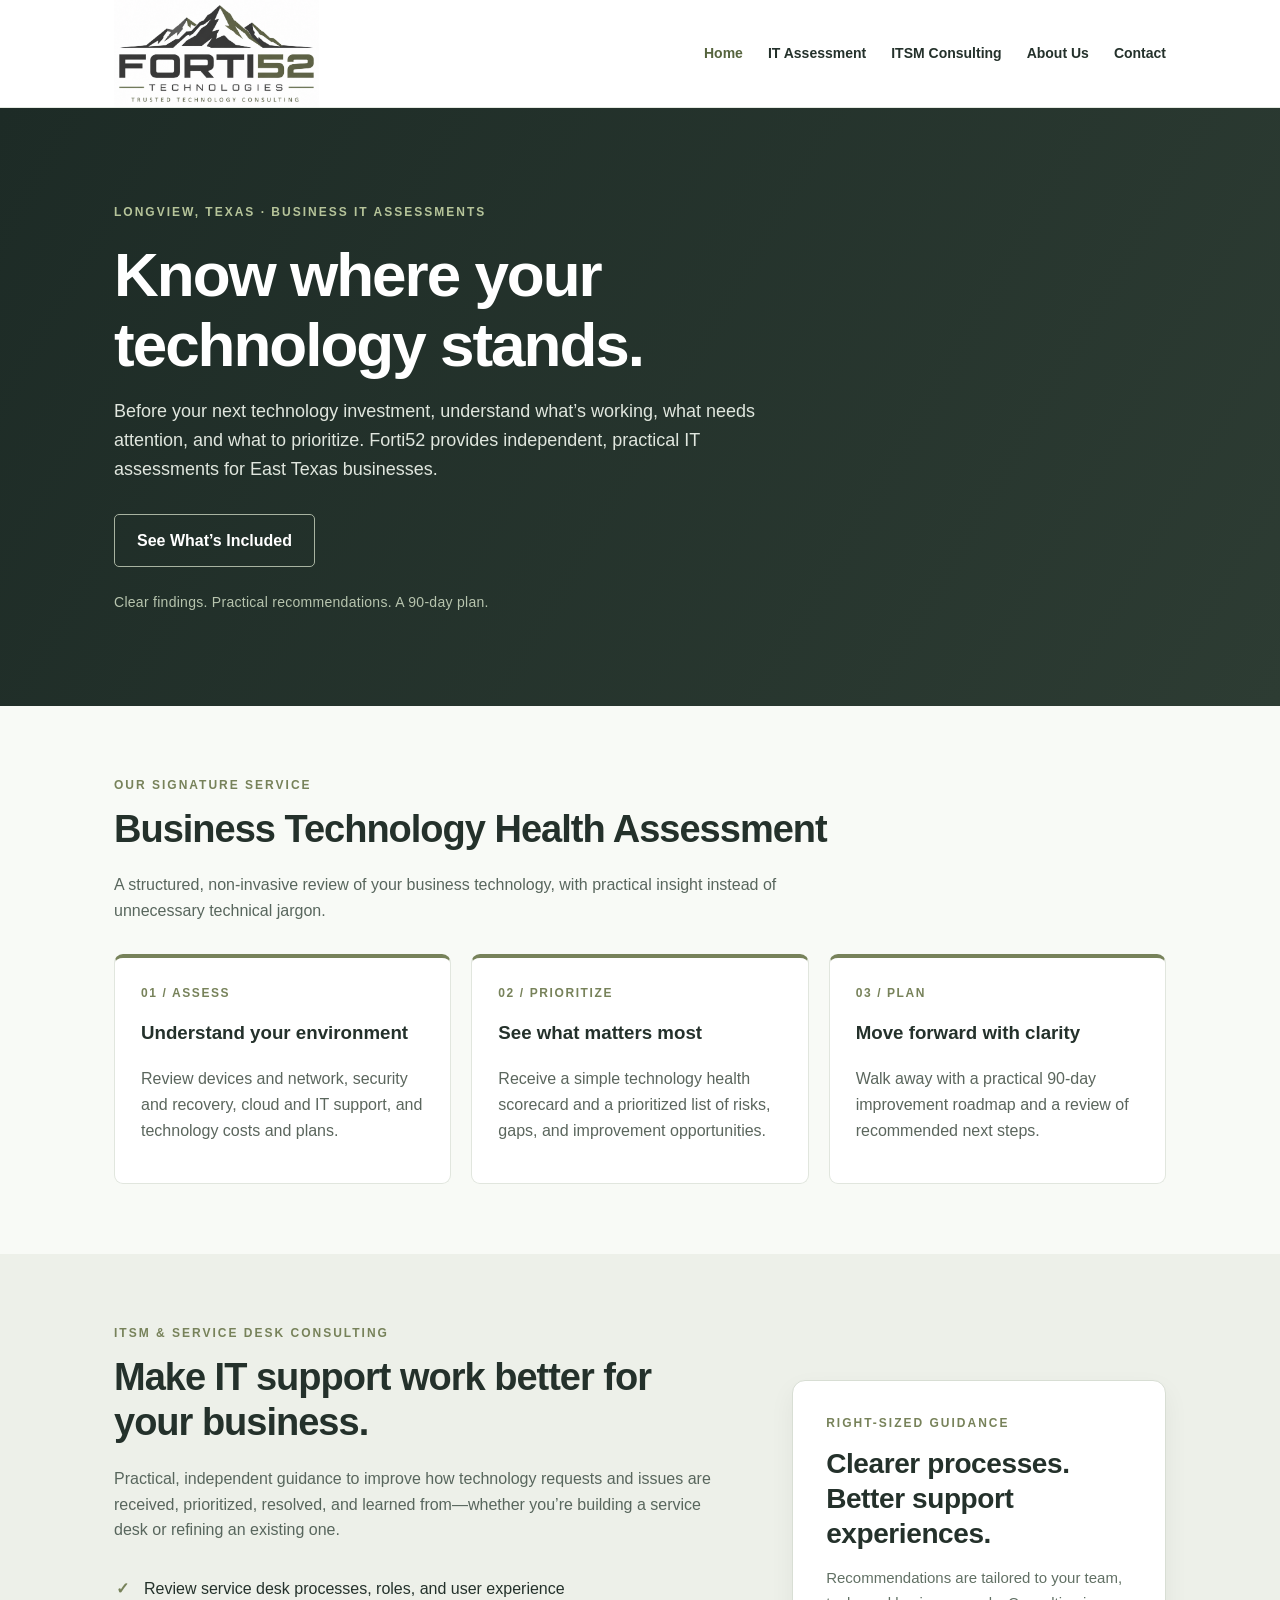
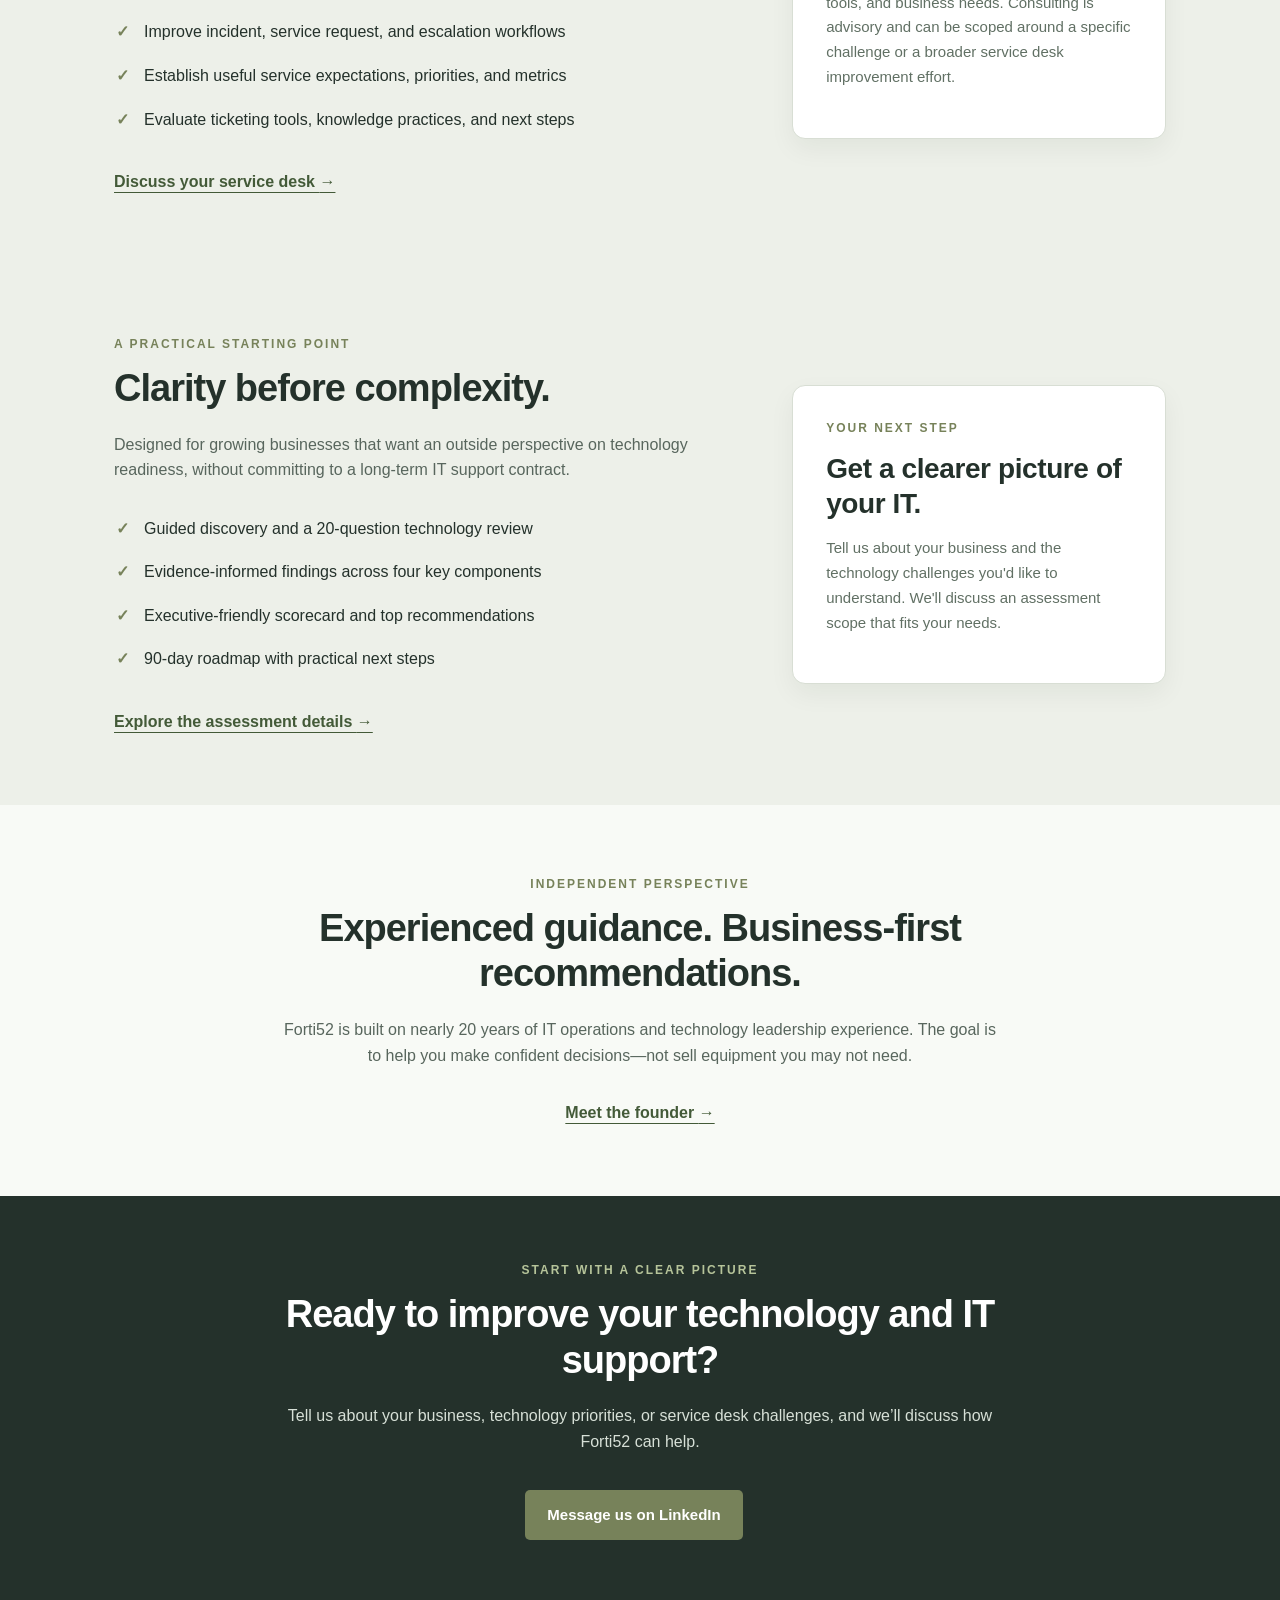
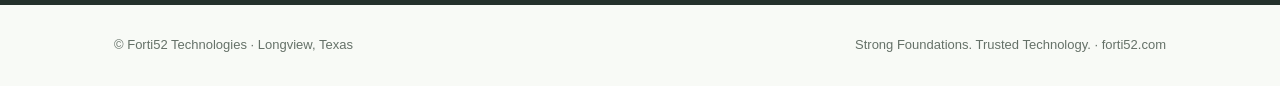
<file: index.html>
<!doctype html>
<html lang="en">
<head>
  <meta charset="utf-8">
  <meta name="viewport" content="width=device-width, initial-scale=1">
  <meta name="description" content="Forti52 Technologies provides IT assessments and ITSM/service desk consulting for East Texas businesses, with practical recommendations to improve technology and support operations.">
  <meta name="theme-color" content="#24312b">
  <title>IT Assessments & ITSM Consulting | Forti52 Technologies</title>
  <link rel="canonical" href="https://forti52.com/">
  <link rel="stylesheet" href="assets/style.css">
</head>
<body>
  <header>
    <div class="container nav">
      <a class="logo" href="index.html" aria-label="Forti52 Technologies home"><img src="assets/forti52-logo.png" alt="Forti52 Technologies logo"></a>
      <nav aria-label="Main navigation"><a class="active" href="index.html">Home</a><a href="assessment.html">IT Assessment</a><a href="#itsm-consulting">ITSM Consulting</a><a href="about.html">About Us</a><a href="#contact">Contact</a></nav>
    </div>
  </header>
  <main>
    <section class="hero home-hero">
      <div class="container hero-content">
        <div class="eyebrow">Longview, Texas · Business IT Assessments</div>
        <h1>Know where your technology stands.</h1>
        <p>Before your next technology investment, understand what’s working, what needs attention, and what to prioritize. Forti52 provides independent, practical IT assessments for East Texas businesses.</p>
        <div class="hero-actions"><a class="btn secondary" href="assessment.html">See What’s Included</a></div>
        <div class="hero-note">Clear findings. Practical recommendations. A 90-day plan.</div>
      </div>
    </section>

    <section class="section" id="services">
      <div class="container">
        <div class="eyebrow olive">Our Signature Service</div>
        <h2>Business Technology Health Assessment</h2>
        <p class="lead">A structured, non-invasive review of your business technology, with practical insight instead of unnecessary technical jargon.</p>
        <div class="grid steps">
          <article class="card"><div class="card-step">01 / ASSESS</div><h3>Understand your environment</h3><p>Review devices and network, security and recovery, cloud and IT support, and technology costs and plans.</p></article>
          <article class="card"><div class="card-step">02 / PRIORITIZE</div><h3>See what matters most</h3><p>Receive a simple technology health scorecard and a prioritized list of risks, gaps, and improvement opportunities.</p></article>
          <article class="card"><div class="card-step">03 / PLAN</div><h3>Move forward with clarity</h3><p>Walk away with a practical 90-day improvement roadmap and a review of recommended next steps.</p></article>
        </div>
      </div>
    </section>

    <section class="section alt" id="itsm-consulting">
      <div class="container split">
        <div>
          <div class="eyebrow olive">ITSM & Service Desk Consulting</div>
          <h2>Make IT support work better for your business.</h2>
          <p class="lead">Practical, independent guidance to improve how technology requests and issues are received, prioritized, resolved, and learned from—whether you’re building a service desk or refining an existing one.</p>
          <ul class="check-list">
            <li>Review service desk processes, roles, and user experience</li>
            <li>Improve incident, service request, and escalation workflows</li>
            <li>Establish useful service expectations, priorities, and metrics</li>
            <li>Evaluate ticketing tools, knowledge practices, and next steps</li>
          </ul>
          <a class="inline-link" href="#contact">Discuss your service desk <span aria-hidden="true">→</span></a>
        </div>
        <aside class="info-card" aria-label="ITSM and service desk consulting">
          <div class="eyebrow olive">RIGHT-SIZED GUIDANCE</div>
          <h3>Clearer processes. Better support experiences.</h3>
          <p>Recommendations are tailored to your team, tools, and business needs. Consulting is advisory and can be scoped around a specific challenge or a broader service desk improvement effort.</p>
        </aside>
      </div>
    </section>

    <section class="section alt">
      <div class="container split">
        <div>
          <div class="eyebrow olive">A Practical Starting Point</div>
          <h2>Clarity before complexity.</h2>
          <p class="lead">Designed for growing businesses that want an outside perspective on technology readiness, without committing to a long-term IT support contract.</p>
          <ul class="check-list">
            <li>Guided discovery and a 20-question technology review</li>
            <li>Evidence-informed findings across four key components</li>
            <li>Executive-friendly scorecard and top recommendations</li>
            <li>90-day roadmap with practical next steps</li>
          </ul>
          <a class="inline-link" href="assessment.html">Explore the assessment details <span aria-hidden="true">→</span></a>
        </div>
        <aside class="info-card" aria-label="Request an IT assessment">
          <div class="eyebrow olive">YOUR NEXT STEP</div>
          <h3>Get a clearer picture of your IT.</h3>
          <p>Tell us about your business and the technology challenges you'd like to understand. We'll discuss an assessment scope that fits your needs.</p>
        </aside>
      </div>
    </section>

    <section class="section">
      <div class="container narrow center">
        <div class="eyebrow olive">Independent Perspective</div>
        <h2>Experienced guidance. Business-first recommendations.</h2>
        <p class="lead centered">Forti52 is built on nearly 20 years of IT operations and technology leadership experience. The goal is to help you make confident decisions—not sell equipment you may not need.</p>
        <a class="inline-link" href="about.html">Meet the founder <span aria-hidden="true">→</span></a>
      </div>
    </section>

    <section class="cta" id="contact">
      <div class="container narrow center">
        <div class="eyebrow">Start with a clear picture</div>
        <h2>Ready to improve your technology and IT support?</h2>
        <p>Tell us about your business, technology priorities, or service desk challenges, and we’ll discuss how Forti52 can help.</p>
        <div class="contact-line"><a class="btn" href="https://www.linkedin.com/company/forti52/" target="_blank" rel="noopener noreferrer">Message us on LinkedIn</a></div>
      </div>
    </section>
  </main>
  <footer><div class="container"><span>© Forti52 Technologies · Longview, Texas</span><span>Strong Foundations. Trusted Technology. · <a href="https://forti52.com/">forti52.com</a></span></div></footer>
</body>
</html>
</file>
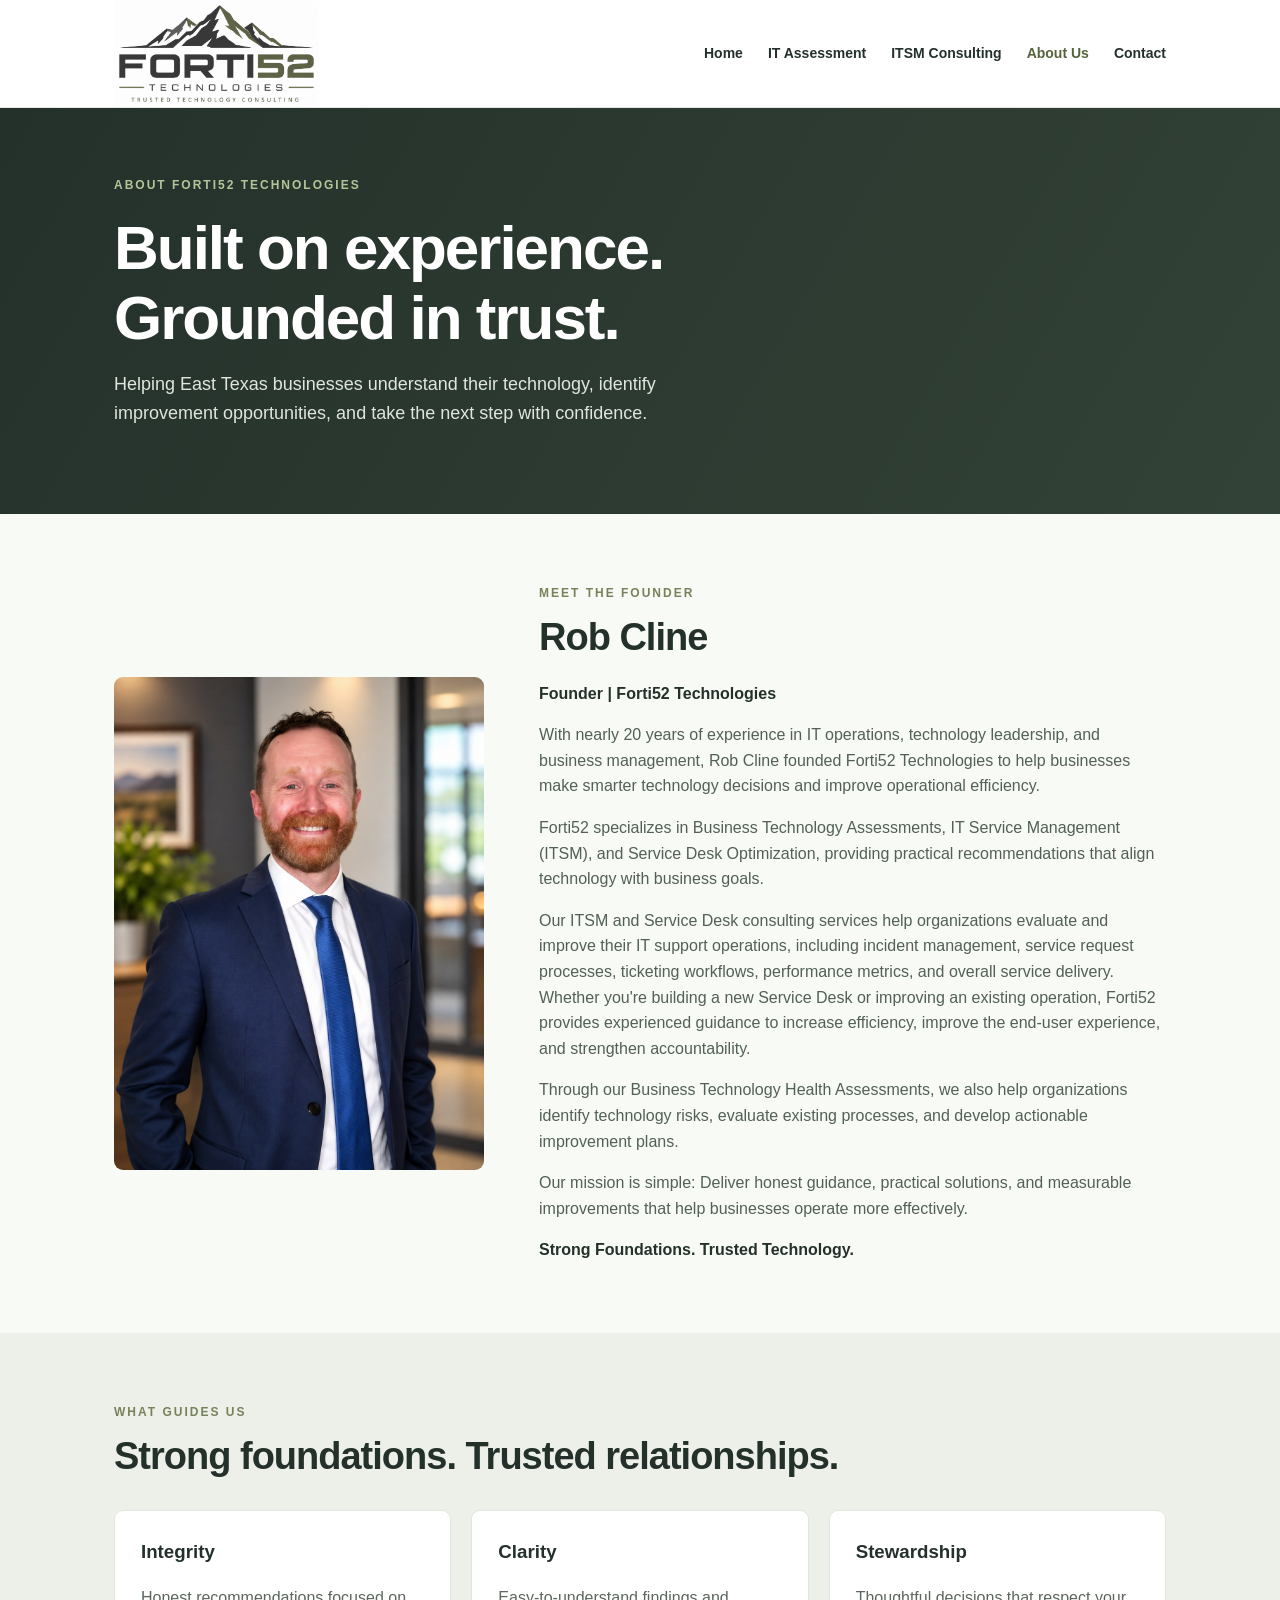
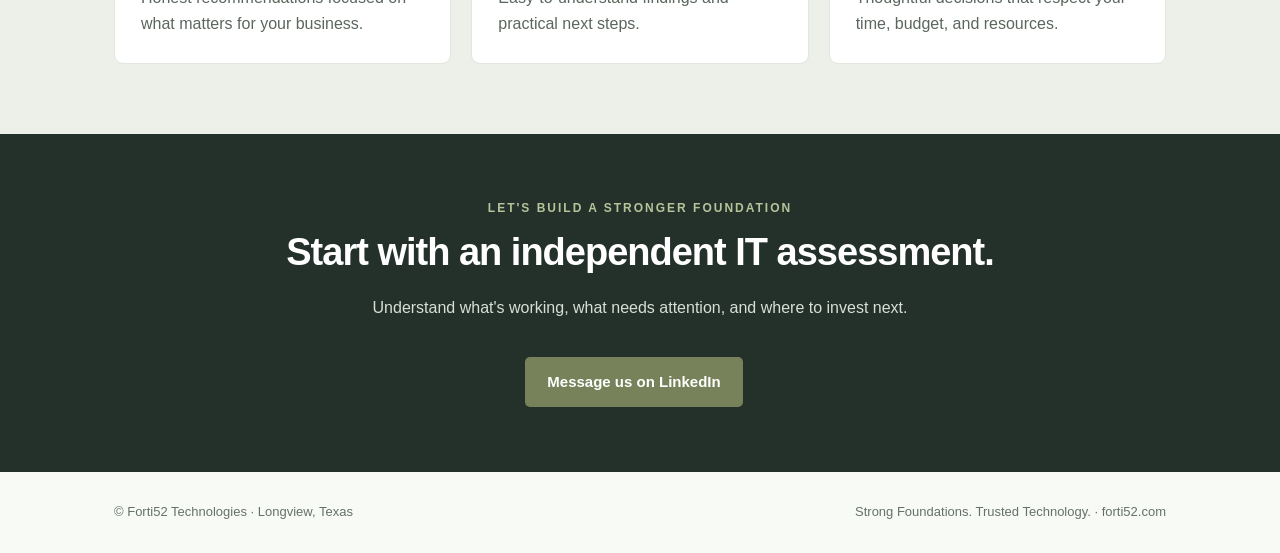
<file: about.html>
<!doctype html>
<html lang="en">
<head>
  <meta charset="utf-8">
  <meta name="viewport" content="width=device-width, initial-scale=1">
  <meta name="description" content="Meet the founder of Forti52 Technologies, providing independent IT assessments, ITSM and service desk consulting, and practical technology guidance for East Texas businesses.">
  <meta name="theme-color" content="#24312b">
  <title>About Forti52 | IT Assessment & Technology Consulting</title>
  <link rel="canonical" href="https://forti52.com/about.html">
  <link rel="stylesheet" href="assets/style.css">
</head>
<body>
  <header>
    <div class="container nav">
      <a class="logo" href="index.html" aria-label="Forti52 Technologies home"><img src="assets/forti52-logo.png" alt="Forti52 Technologies logo"></a>
      <nav aria-label="Main navigation"><a href="index.html">Home</a><a href="assessment.html">IT Assessment</a><a href="index.html#itsm-consulting">ITSM Consulting</a><a class="active" href="about.html">About Us</a><a href="index.html#contact">Contact</a></nav>
    </div>
  </header>
  <main>
    <section class="hero inner-hero"><div class="container"><div class="eyebrow">About Forti52 Technologies</div><h1>Built on experience.<br>Grounded in trust.</h1><p>Helping East Texas businesses understand their technology, identify improvement opportunities, and take the next step with confidence.</p></div></section>
    <section class="section"><div class="container bio"><img src="assets/rob-cline-headshot.jpg" alt="Rob Cline, founder of Forti52 Technologies"><div><div class="eyebrow olive">Meet the Founder</div><h2>Rob Cline</h2><strong>Founder | Forti52 Technologies</strong><p>With nearly 20 years of experience in IT operations, technology leadership, and business management, Rob Cline founded Forti52 Technologies to help businesses make smarter technology decisions and improve operational efficiency.</p><p>Forti52 specializes in Business Technology Assessments, IT Service Management (ITSM), and Service Desk Optimization, providing practical recommendations that align technology with business goals.</p><p>Our ITSM and Service Desk consulting services help organizations evaluate and improve their IT support operations, including incident management, service request processes, ticketing workflows, performance metrics, and overall service delivery. Whether you're building a new Service Desk or improving an existing operation, Forti52 provides experienced guidance to increase efficiency, improve the end-user experience, and strengthen accountability.</p><p>Through our Business Technology Health Assessments, we also help organizations identify technology risks, evaluate existing processes, and develop actionable improvement plans.</p><p>Our mission is simple: Deliver honest guidance, practical solutions, and measurable improvements that help businesses operate more effectively.</p><strong>Strong Foundations. Trusted Technology.</strong></div></div></section>
    <section class="section alt"><div class="container"><div class="eyebrow olive">What Guides Us</div><h2>Strong foundations. Trusted relationships.</h2><div class="values"><article class="card"><h3>Integrity</h3><p>Honest recommendations focused on what matters for your business.</p></article><article class="card"><h3>Clarity</h3><p>Easy-to-understand findings and practical next steps.</p></article><article class="card"><h3>Stewardship</h3><p>Thoughtful decisions that respect your time, budget, and resources.</p></article></div></div></section>
    <section class="cta"><div class="container narrow center"><div class="eyebrow">Let's Build a Stronger Foundation</div><h2>Start with an independent IT assessment.</h2><p>Understand what's working, what needs attention, and where to invest next.</p><div class="contact-line"><a class="btn" href="https://www.linkedin.com/company/forti52/" target="_blank" rel="noopener noreferrer">Message us on LinkedIn</a></div></div></section>
  </main>
  <footer><div class="container"><span>© Forti52 Technologies · Longview, Texas</span><span>Strong Foundations. Trusted Technology. · <a href="https://forti52.com/">forti52.com</a></span></div></footer>
</body>
</html>
</file>
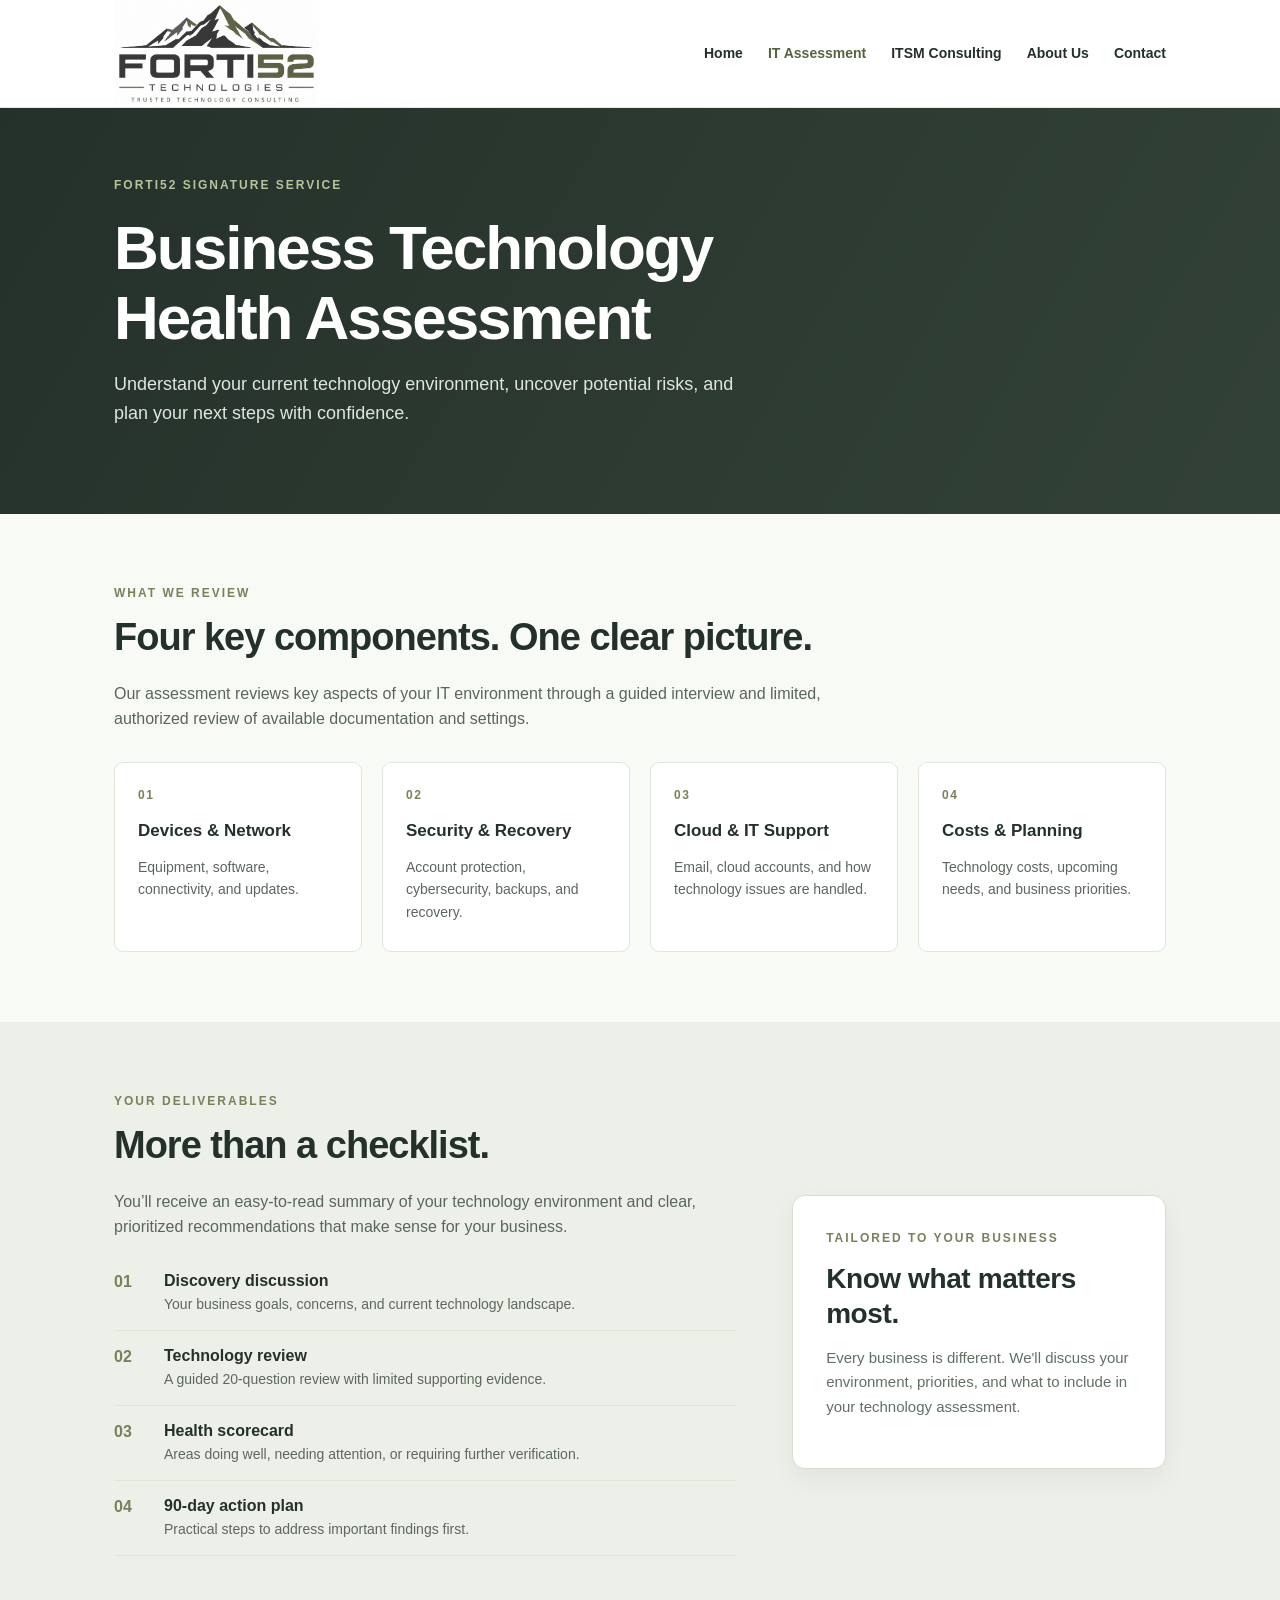
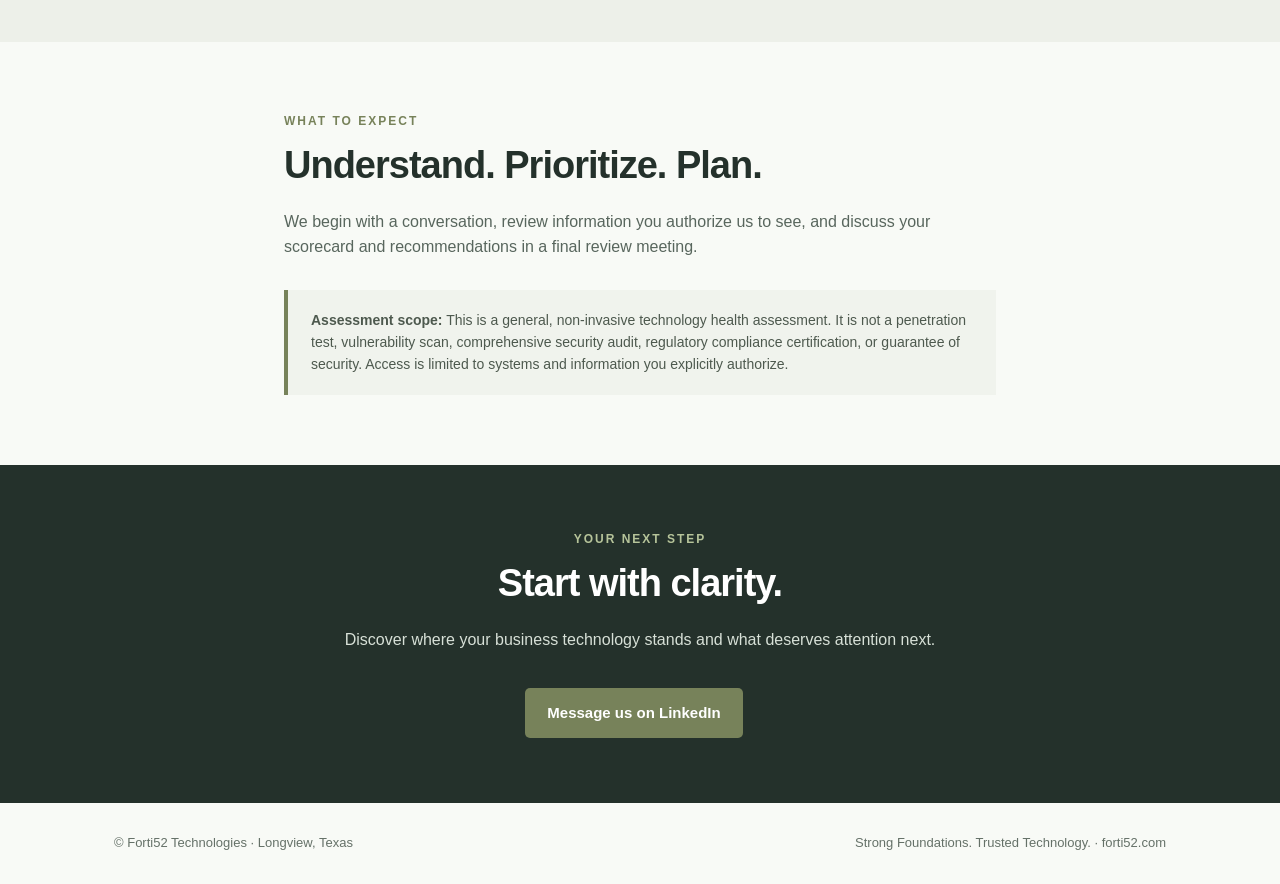
<file: assessment.html>
<!doctype html>
<html lang="en">
<head>
  <meta charset="utf-8">
  <meta name="viewport" content="width=device-width, initial-scale=1">
  <meta name="description" content="Explore the Forti52 Business Technology Health Assessment: 20 guided questions across four key components, a technology scorecard, and a practical 90-day improvement plan.">
  <meta name="theme-color" content="#24312b">
  <title>Business Technology Health Assessment | Forti52 Technologies</title>
  <link rel="canonical" href="https://forti52.com/assessment.html">
  <link rel="stylesheet" href="assets/style.css">
</head>
<body>
  <header>
    <div class="container nav">
      <a class="logo" href="index.html" aria-label="Forti52 Technologies home"><img src="assets/forti52-logo.png" alt="Forti52 Technologies logo"></a>
      <nav aria-label="Main navigation"><a href="index.html">Home</a><a class="active" href="assessment.html">IT Assessment</a><a href="index.html#itsm-consulting">ITSM Consulting</a><a href="about.html">About Us</a><a href="index.html#contact">Contact</a></nav>
    </div>
  </header>
  <main>
    <section class="hero inner-hero">
      <div class="container">
        <div class="eyebrow">Forti52 Signature Service</div>
        <h1>Business Technology<br>Health Assessment</h1>
        <p>Understand your current technology environment, uncover potential risks, and plan your next steps with confidence.</p>
      </div>
    </section>
    <section class="section">
      <div class="container">
        <div class="eyebrow olive">What We Review</div>
        <h2>Four key components. One clear picture.</h2>
        <p class="lead">Our assessment reviews key aspects of your IT environment through a guided interview and limited, authorized review of available documentation and settings.</p>
        <div class="grid grid-four">
          <article class="card mini-card"><div class="card-step">01</div><h3>Devices & Network</h3><p>Equipment, software, connectivity, and updates.</p></article>
          <article class="card mini-card"><div class="card-step">02</div><h3>Security & Recovery</h3><p>Account protection, cybersecurity, backups, and recovery.</p></article>
          <article class="card mini-card"><div class="card-step">03</div><h3>Cloud & IT Support</h3><p>Email, cloud accounts, and how technology issues are handled.</p></article>
          <article class="card mini-card"><div class="card-step">04</div><h3>Costs & Planning</h3><p>Technology costs, upcoming needs, and business priorities.</p></article>
        </div>
      </div>
    </section>
    <section class="section alt">
      <div class="container split">
        <div>
          <div class="eyebrow olive">Your Deliverables</div>
          <h2>More than a checklist.</h2>
          <p class="lead">You’ll receive an easy-to-read summary of your technology environment and clear, prioritized recommendations that make sense for your business.</p>
          <ol class="number-list">
            <li><strong>Discovery discussion</strong><span>Your business goals, concerns, and current technology landscape.</span></li>
            <li><strong>Technology review</strong><span>A guided 20-question review with limited supporting evidence.</span></li>
            <li><strong>Health scorecard</strong><span>Areas doing well, needing attention, or requiring further verification.</span></li>
            <li><strong>90-day action plan</strong><span>Practical steps to address important findings first.</span></li>
          </ol>
        </div>
        <aside class="info-card" aria-label="Discuss your technology assessment">
          <div class="eyebrow olive">TAILORED TO YOUR BUSINESS</div>
          <h3>Know what matters most.</h3>
          <p>Every business is different. We'll discuss your environment, priorities, and what to include in your technology assessment.</p>
        </aside>
      </div>
    </section>
    <section class="section">
      <div class="container narrow">
        <div class="eyebrow olive">What to Expect</div>
        <h2>Understand. Prioritize. Plan.</h2>
        <p class="lead">We begin with a conversation, review information you authorize us to see, and discuss your scorecard and recommendations in a final review meeting.</p>
        <div class="notice"><strong>Assessment scope:</strong> This is a general, non-invasive technology health assessment. It is not a penetration test, vulnerability scan, comprehensive security audit, regulatory compliance certification, or guarantee of security. Access is limited to systems and information you explicitly authorize.</div>
      </div>
    </section>
    <section class="cta" id="contact"><div class="container narrow center"><div class="eyebrow">Your Next Step</div><h2>Start with clarity.</h2><p>Discover where your business technology stands and what deserves attention next.</p><div class="contact-line"><a class="btn" href="https://www.linkedin.com/company/forti52/" target="_blank" rel="noopener noreferrer">Message us on LinkedIn</a></div></div></section>
  </main>
  <footer><div class="container"><span>© Forti52 Technologies · Longview, Texas</span><span>Strong Foundations. Trusted Technology. · <a href="https://forti52.com/">forti52.com</a></span></div></footer>
</body>
</html>
</file>
<file: assets/style.css>
:root{--dark:#24312b;--olive:#77825a;--light:#f8faf6;--ink:#24312b}
*{box-sizing:border-box}html{scroll-behavior:smooth}body{margin:0;background:var(--light);color:var(--ink);font:16px/1.65 Arial,Helvetica,sans-serif}
a{color:inherit;text-decoration:none}.container{max-width:1100px;margin:auto;padding:0 24px}
header{background:white;border-bottom:1px solid #e4e9e1}.nav{display:flex;justify-content:space-between;align-items:center;min-height:83px;gap:18px}
.logo{font-size:27px;font-weight:900;letter-spacing:-1px;line-height:1}.logo span{color:var(--olive)}.logo small{display:block;font-size:10px;letter-spacing:2.4px;font-weight:500;margin-top:7px}
nav{display:flex;gap:25px;font-size:14px;font-weight:bold}nav a:hover{color:var(--olive)}
.hero{background:var(--dark);color:white;padding:85px 0}.eyebrow{text-transform:uppercase;letter-spacing:2px;font-size:12px;font-weight:bold;color:#b6c49a}
h1{font-size:clamp(36px,5vw,62px);line-height:1.12;letter-spacing:-2px;margin:18px 0}h2{font-size:clamp(28px,3.3vw,38px);line-height:1.2;letter-spacing:-1px;margin:12px 0 20px}
.hero p{max-width:650px;color:#e0e6de;font-size:18px}.btn{display:inline-block;background:var(--olive);color:white;padding:13px 22px;border-radius:5px;font-weight:bold;margin:12px 12px 0 0}
.btn:hover{background:#616e48}.btn.secondary{border:1px solid #a8b3a1;background:transparent}
.section{padding:70px 0}.lead{max-width:720px;color:#58665d}.grid{display:grid;grid-template-columns:repeat(3,1fr);gap:20px;margin-top:30px}
.card{background:white;padding:26px;border:1px solid #e1e6de;border-radius:9px}.card h3{margin-top:0}.card p{color:#5b665d;margin-bottom:0}
.alt{background:#edf0e9}.bio{display:grid;grid-template-columns:minmax(220px,370px) 1fr;gap:55px;align-items:center}
.bio img{width:100%;aspect-ratio:3/4;object-fit:cover;object-position:center top;border-radius:9px;display:block}
.bio p{color:#526056}.values{display:grid;grid-template-columns:repeat(3,1fr);gap:20px;margin-top:30px}
.cta{background:var(--dark);color:white;text-align:center;padding:65px 20px}.cta p{color:#d7e0d7}
footer{padding:30px 0;color:#657168;font-size:13px}footer .container{display:flex;justify-content:space-between;gap:16px;flex-wrap:wrap}
@media(max-width:680px){.nav{align-items:flex-start;flex-direction:column;padding:20px 24px}nav{gap:20px}.hero{padding:62px 0}.grid,.values,.bio{grid-template-columns:1fr}.bio{gap:28px}.bio img{max-width:390px}.section{padding:48px 0}}

/* Forti52 mountain logo */
.logo{display:flex;align-items:center;flex-shrink:0}
.logo img{display:block;width:205px;max-width:55vw;height:auto}
@media(max-width:680px){.logo img{width:185px;max-width:75vw}}

/* IT Assessment focused updates · 2026 */
:root{--dark:#24312b;--olive:#77825a;--light:#f8faf6;--ink:#24312b}
body{line-height:1.6} nav a.active{color:#56643e} nav a:focus-visible,.btn:focus-visible,.inline-link:focus-visible{outline:3px solid #a6b481;outline-offset:3px}
.hero.home-hero{padding:95px 0 92px;background:linear-gradient(120deg,#1d2b26,#2d3c33)}
.hero.inner-hero{padding:68px 0;background:linear-gradient(120deg,#24312b,#334236)}
.hero h1{max-width:780px}.hero-actions{display:flex;gap:5px;flex-wrap:wrap}.hero-note{margin-top:24px;color:#b7c4ae;font-size:14px;letter-spacing:.02em}
.olive{color:var(--olive)}.steps .card{border-top:4px solid var(--olive);min-height:230px}
.card-step{font-size:12px;letter-spacing:1.6px;font-weight:800;color:var(--olive);margin-bottom:15px}
.split{display:grid;grid-template-columns:minmax(0,1.5fr) minmax(280px,0.9fr);gap:55px;align-items:center}
.check-list{padding:0;margin:24px 0 12px;list-style:none}.check-list li{padding:9px 0 9px 30px;position:relative}.check-list li:before{content:'✓';position:absolute;left:2px;color:var(--olive);font-weight:900}
.inline-link{display:inline-block;color:#435a38;text-decoration:underline;text-underline-offset:5px;font-weight:700;margin-top:16px}
.info-card{background:#fff;border:1px solid #d8ded4;border-radius:13px;padding:33px;box-shadow:0 10px 26px rgba(23,40,26,.055)}
.info-card h3{margin:13px 0 12px;font-size:clamp(22px,2.4vw,28px);line-height:1.25;letter-spacing:-.4px}.info-card p{color:#617064;font-size:15px;line-height:1.65}.btn.btn-block{display:block;text-align:center;margin:20px 0 0}
.narrow{max-width:760px}.center{text-align:center}.centered{margin-left:auto;margin-right:auto}.contact-line{display:flex;justify-content:center;gap:16px;flex-wrap:wrap;margin-top:24px;font-size:15px;color:#e3ece2}.contact-line a:not(.btn){text-decoration:underline;text-underline-offset:3px}
.grid-four{grid-template-columns:repeat(4,1fr)}.mini-card{padding:23px;min-height:190px}.mini-card h3{font-size:17px;line-height:1.3;margin-bottom:8px}.mini-card p{font-size:14px}
.number-list{padding:0;counter-reset:num;list-style:none}.number-list li{counter-increment:num;position:relative;padding:12px 0 14px 50px;border-bottom:1px solid #dfe5d9}.number-list li:before{content:counter(num, decimal-leading-zero);position:absolute;left:0;top:13px;color:var(--olive);font-weight:800}.number-list li strong{display:block}.number-list li span{display:block;color:#5c685d;font-size:14px}
.notice{margin-top:30px;border-left:4px solid var(--olive);background:#f0f3ed;padding:19px 23px;color:#4d594e;font-size:14px}

@media(max-width:900px){.grid-four{grid-template-columns:repeat(2,1fr)}.split{gap:28px}}
@media(max-width:680px){.nav{gap:14px}.nav nav{width:100%;display:flex;flex-wrap:wrap;gap:10px 16px;font-size:13px}.hero.home-hero{padding:60px 0 65px}.hero.inner-hero{padding:50px 0}.hero h1{letter-spacing:-1.5px}.split,.grid-four{grid-template-columns:1fr}.info-card{padding:26px}.hero-actions .btn{margin-right:0}.contact-line{gap:8px}}
</file>
